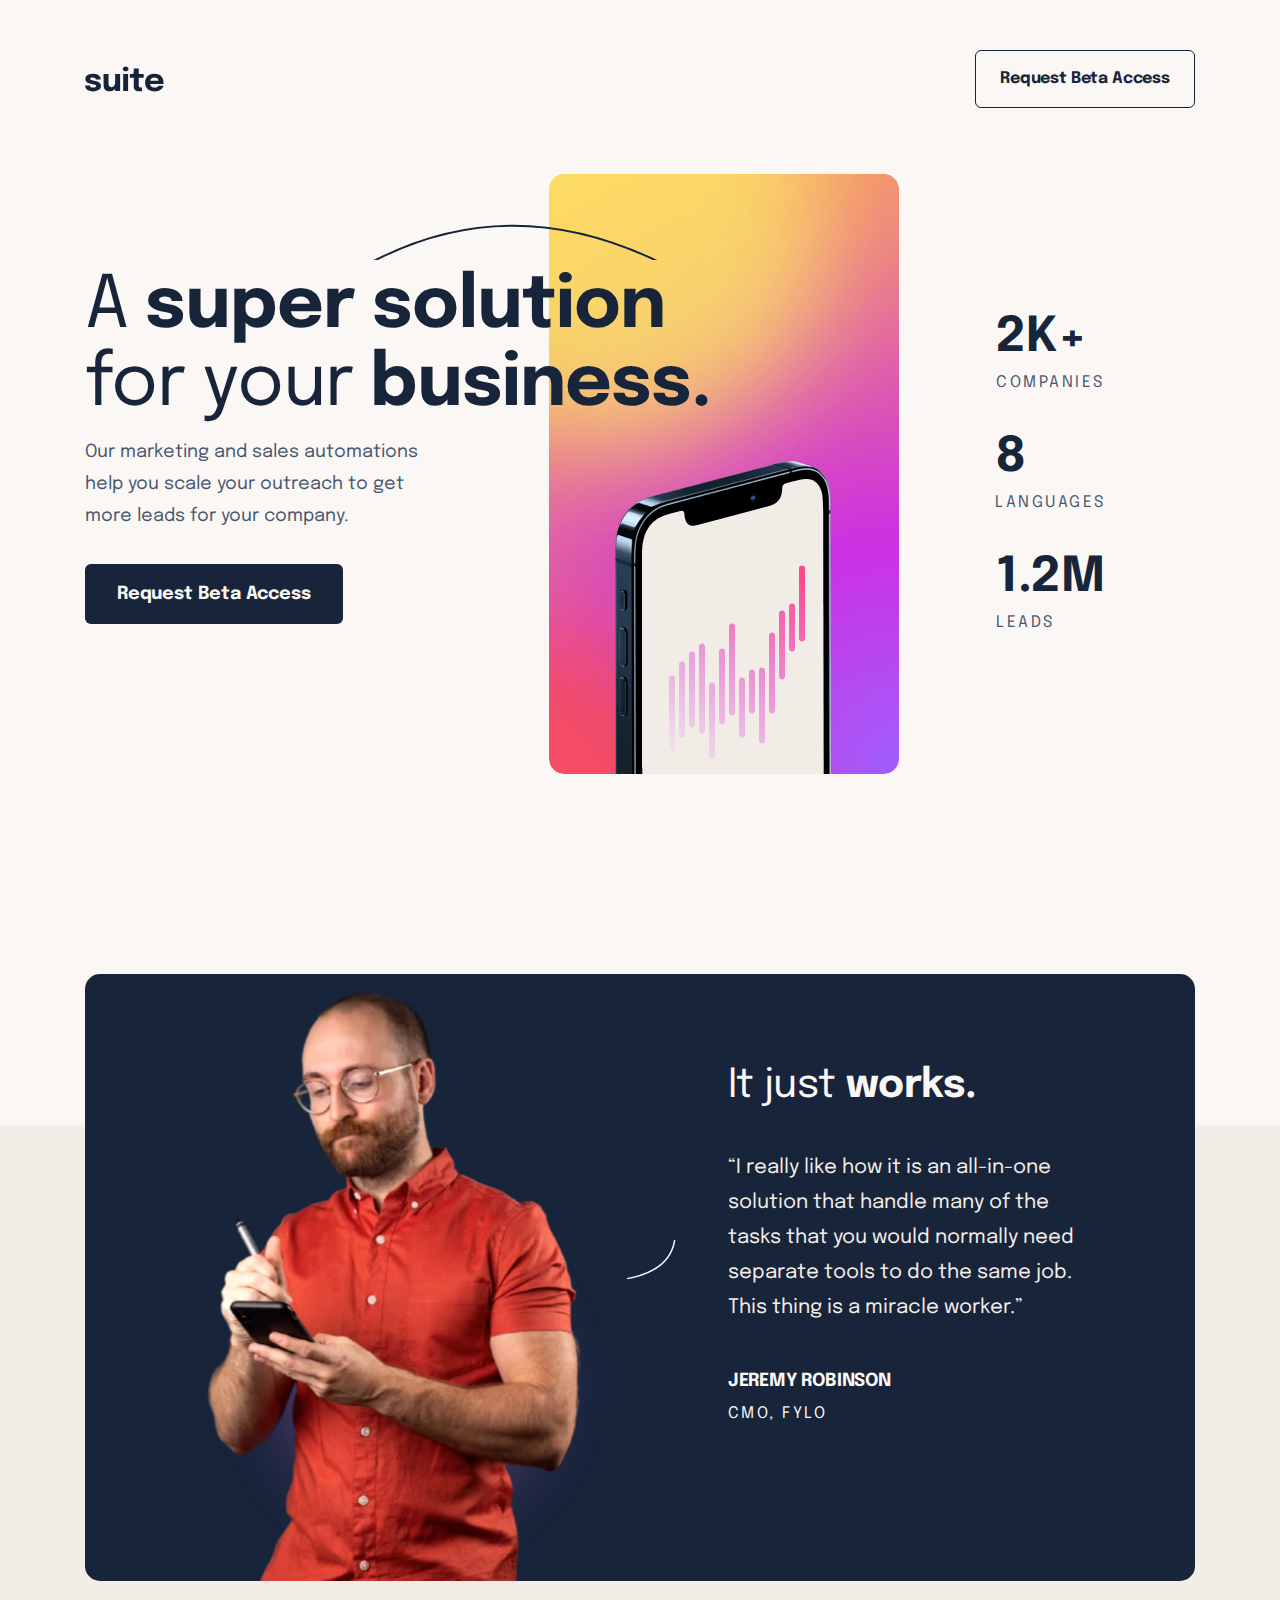
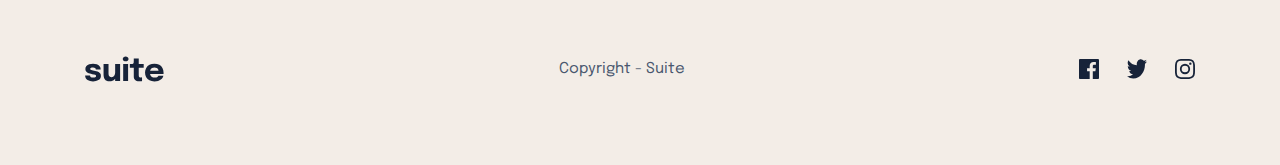
<file: docs/index.html>
<!DOCTYPE html>
<html lang="en">
<head>
  <meta charset="UTF-8">
  <meta name="viewport" content="width=device-width, initial-scale=1.0">

  <link rel="preconnect" href="https://fonts.googleapis.com">
  <link rel="preconnect" href="https://fonts.gstatic.com" crossorigin>
  <link href="https://fonts.googleapis.com/css2?family=Epilogue:wght@400;700&display=swap" rel="stylesheet">

  <link rel="stylesheet" href="index.css">

  <link rel="icon" type="image/png" sizes="32x32" href="./assets/favicon-32x32.png">
  
  <title>Frontend Mentor | Suite landing page</title>
</head>
<body>
  <header class="header">
    <img src="assets/logo.svg" alt="Suite logo">
    <button class="header__cta">
      Request Beta Access
    </button>
  </header>
  <main>
    <div class="main-content">
      <!-- .intro-and-image allows bringing onto same line in tablet -->
      <div class="intro-and-image">
        <!-- .intro__wrapper allows centering in mobile -->
        <div class="intro__wrapper">
          <section class="intro">
            <div class="intro__header-wrapper">
              <h1 class="intro__header h-xl">
                A <span class="--bold">super 
                  <!-- Allows positioning curve above word -->
                  <span class="super-solution">
                    solution
                  </span>
                </span>
                <br/>
                for your <span class="--bold">business.</span>
              </h1>
            </div>
            <p class="intro__text">
              Our marketing and sales automations help you scale your outreach to 
              get more leads for your company. 
            </p>
            <button class="intro__cta">
              Request Beta Access
            </button>
          </section>
        </div>
        <div role="img" class="main-content__image" aria-label="decorative image of phone">
  
        </div>
      </div>
      <section class="stats">
        <h2 class="hidden">Stats</h2>
        <p class="stat">
          <span class="stat__value h-l">
            2K+
          </span>
          <br/>
          <span class="stat__name h-s">
            Companies
          </span>
        </p>
      
        <p class="stat">
          <span class="stat__value h-l">
            8
          </span>
          <br/>
          <span class="stat__name h-s">
            Languages
          </span>
        </p>
      
        <p class="stat">
          <span class="stat__value h-l">
            1.2M
          </span>
          <br/>
          <span class="stat__name h-s">
            Leads
          </span>
        </p>
      </section>
    </div>
    <section class="testimonial">
      <h2 class="hidden">Testimonial</h2>
      <div class="testimonial__img-wrapper">
        <div role="img" class="testimonial__img" title="Picture of Jeremy Robinson">
          
        </div>
        <img class="testimonial__blur" src="assets/pattern-blur.svg" alt="">
      </div>
      <img class="testimonial__curve" src="assets/pattern-curved-line-2.svg" alt="">
      <figure class="testimonial__quote">
        <p class="testimonial__header h-l">
          It just <span class="--bold">works.</span>
        </p>
        <blockquote class="testimonial__text quote">
          “I really like how it is an all-in-one solution that handle many of 
          the tasks that you would normally need separate tools to do the same 
          job. This thing is a miracle worker.”
        </blockquote>
        <figcaption class="testimonial__attribution">
          <cite class="testimonial__cite h-m">
            Jeremy Robinson
          </cite>
          <br/>
          <span class="h-s">
            CMO, Fylo
          </span>
        </figcaption>
      </figure>
    </section>
  </main>
  <div class="footer-bg">

  </div>
  <footer class="footer">
    <img src="assets/logo.svg" alt="Suite logo">
    <p>
      Copyright - Suite
    </p>
    <div class="footer__socials">
      <img src="assets/icon-facebook.svg" alt="Facebook">
      <img src="assets/icon-twitter.svg" alt="Twitter">
      <img src="assets/icon-instagram.svg" alt="Instagram">
    </div>
  </footer>
</body>
</html>
</file>
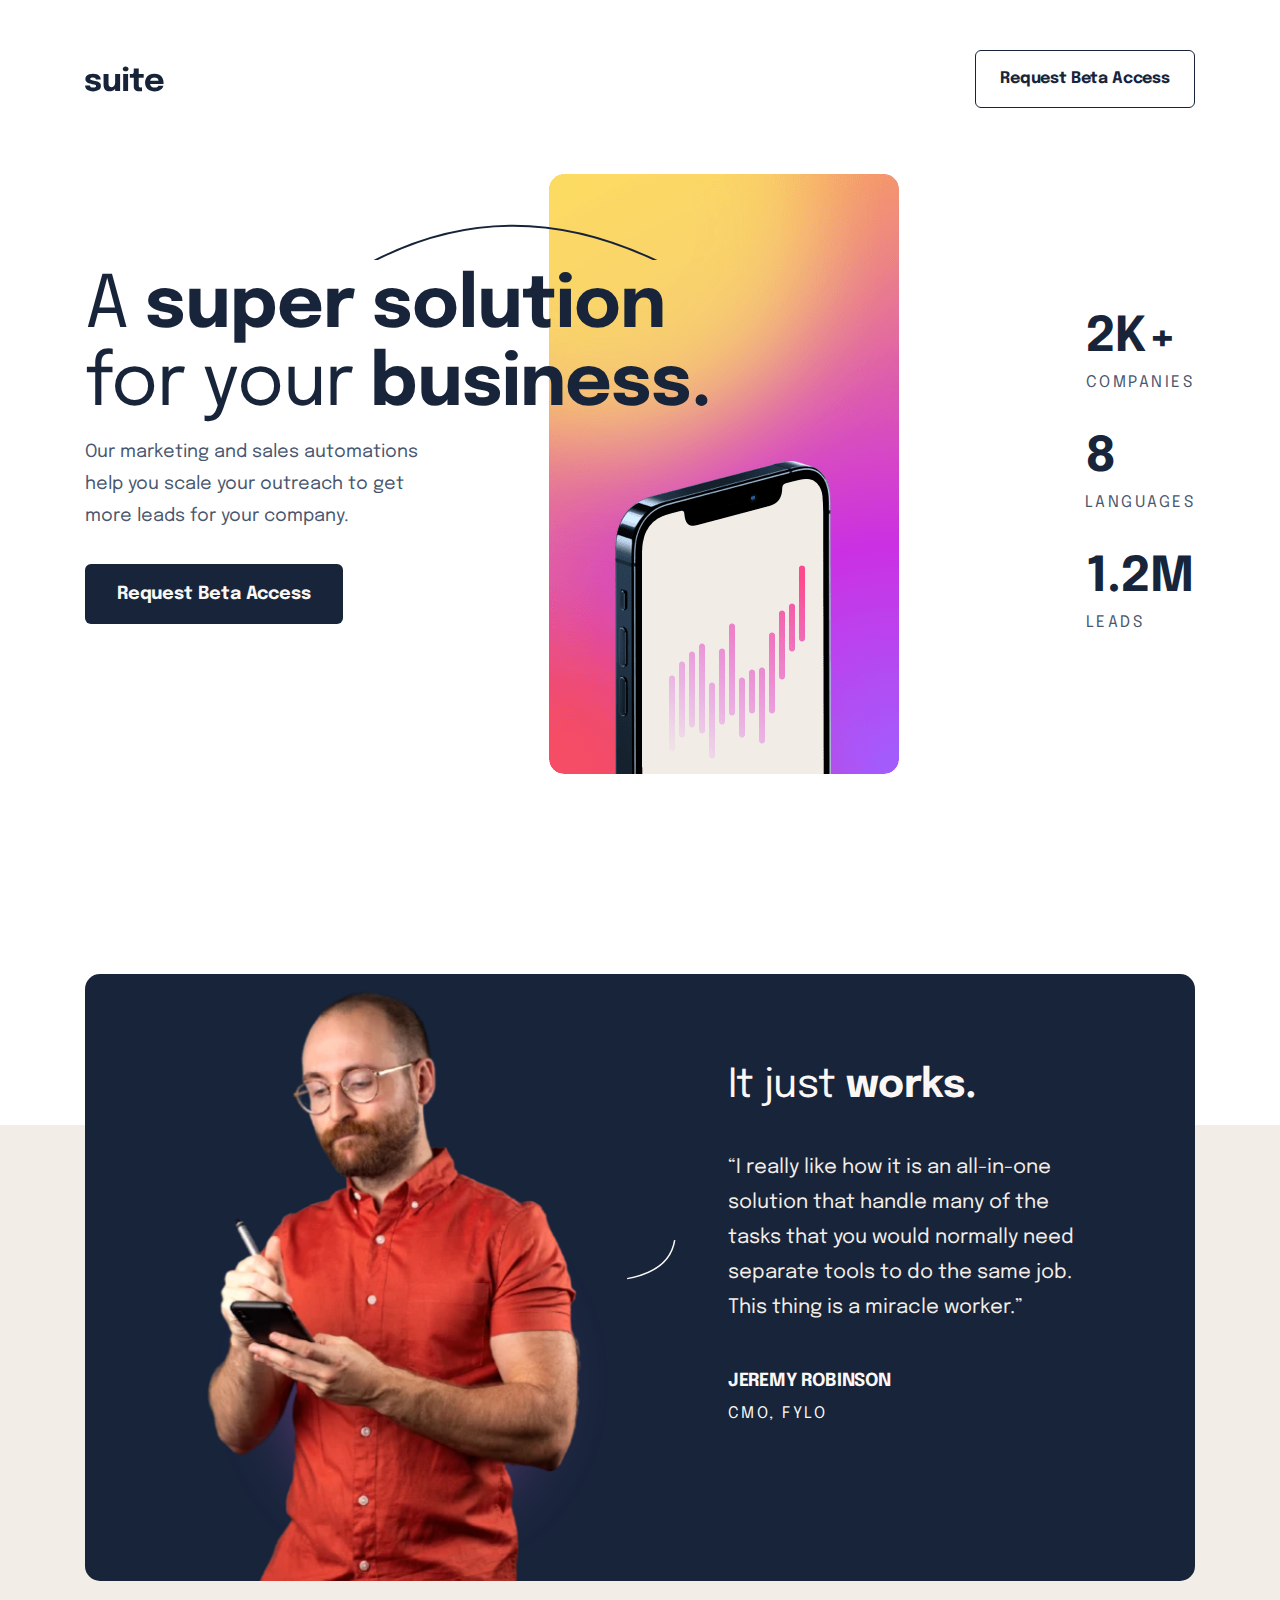
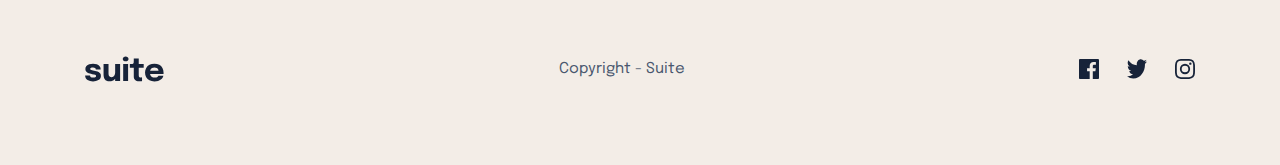
<file: starter-code/index.html>
<!DOCTYPE html>
<html lang="en">
<head>
  <meta charset="UTF-8">
  <meta name="viewport" content="width=device-width, initial-scale=1.0">

  <link rel="preconnect" href="https://fonts.googleapis.com">
  <link rel="preconnect" href="https://fonts.gstatic.com" crossorigin>
  <link href="https://fonts.googleapis.com/css2?family=Epilogue:wght@400;700&display=swap" rel="stylesheet">

  <link rel="stylesheet" href="index.css">

  <link rel="icon" type="image/png" sizes="32x32" href="./assets/favicon-32x32.png">
  
  <title>Frontend Mentor | Suite landing page</title>
</head>
<body>
  <header class="header">
    <img src="assets/logo.svg" alt="Suite logo">
    <button class="header__cta">
      Request Beta Access
    </button>
  </header>
  <main>
    <div class="main-content">
      <!-- .intro-and-image allows bringing onto same line in tablet -->
      <div class="intro-and-image">
        <!-- .intro__wrapper allows centering in mobile -->
        <div class="intro__wrapper">
          <section class="intro">
            <div class="intro__header-wrapper">
              <h1 class="intro__header h-xl">
                A <span class="--bold">super 
                  <!-- Allows positioning curve above word -->
                  <span class="super-solution">
                    solution
                  </span>
                </span>
                <br/>
                for your <span class="--bold">business.</span>
              </h1>
            </div>
            <p class="intro__text">
              Our marketing and sales automations help you scale your outreach to 
              get more leads for your company. 
            </p>
            <button class="intro__cta">
              Request Beta Access
            </button>
          </section>
        </div>
        <div role="img" class="main-content__image">
  
        </div>
      </div>
      <section class="stats">
        <h2 class="hidden">Stats</h2>
        <p class="stat">
          <span class="stat__value h-l">
            2K+
          </span>
          <br/>
          <span class="stat__name h-s">
            Companies
          </span>
        </p>
      
        <p class="stat">
          <span class="stat__value h-l">
            8
          </span>
          <br/>
          <span class="stat__name h-s">
            Languages
          </span>
        </p>
      
        <p class="stat">
          <span class="stat__value h-l">
            1.2M
          </span>
          <br/>
          <span class="stat__name h-s">
            Leads
          </span>
        </p>
      </section>
    </div>
    <section class="testimonial">
      <h2 class="hidden">Testimonial</h2>
      <div class="testimonial__img-wrapper">
        <div role="img" class="testimonial__img">
          
        </div>
        <img class="testimonial__blur" src="assets/pattern-blur.svg" alt="">
      </div>
      <img class="testimonial__curve" src="assets/pattern-curved-line-2.svg" alt="">
      <figure class="testimonial__quote">
        <p class="testimonial__header h-l">
          It just <span class="--bold">works.</span>
        </p>
        <blockquote class="testimonial__text quote">
          “I really like how it is an all-in-one solution that handle many of 
          the tasks that you would normally need separate tools to do the same 
          job. This thing is a miracle worker.”
        </blockquote>
        <figcaption class="testimonial__attribution">
          <cite class="testimonial__cite h-m">
            Jeremy Robinson
          </cite>
          <br/>
          <span class="h-s">
            CMO, Fylo
          </span>
        </figcaption>
      </figure>
    </section>
  </main>
  <div class="footer-bg">

  </div>
  <footer class="footer">
    <img src="assets/logo.svg" alt="Suite logo">
    <p>
      Copyright - Suite
    </p>
    <div class="footer__socials">
      <img src="assets/icon-facebook.svg" alt="Facebook">
      <img src="assets/icon-twitter.svg" alt="Twitter">
      <img src="assets/icon-instagram.svg" alt="Instagram">
    </div>
  </footer>
</body>
</html>
</file>
<file: docs/index.css>
/* Custom properties and resets */
/* #region */

:root {
  --blue-800: hsl(219, 43%, 16%);
  --gray-500: hsl(218, 20%, 36%);
  --cream: hsl(30, 33%, 93%);
  --white: hsl(30, 29%, 97%);

  --accent-lavender: hsl(264, 100%, 69%);
  --accent-magenta: hsl(292, 76%, 54%);
  --accent-orange: hsl(31, 100%, 65%);
  --accent-gradient: linear-gradient(to left top, var(--accent-orange), var(--accent-magenta), var(--accent-lavender)); 
}

/* Remove default margins and padding */
* {
  margin: 0;
  padding: 0;
}
*,
*::before,
*::after {
  box-sizing: border-box;
}

/* Remove default cite styling */
cite {
  font-style: unset;
}

/* Remove default button styling */
button {
  all: unset;
  cursor: pointer;
}

img {
  display: block;
}

/* For accessibility labels */
.hidden {
  position: absolute;
  left: -9999px;
  top: -9999px;
  font-size: 1px;
}

/* #endregion */


/* Typography */
/* #region */

body {
  color: var(--gray-500);
  font-family: 'Epilogue', sans-serif;
  font-size: 16px;
  line-height: 28px;
  font-weight: 400;
}

.h-xl {
  font-size: 38px;
  line-height: 44px;
  letter-spacing: -0.53px;

  font-weight: 400;
}
.h-xl > .--bold {
  font-weight: 700;
}

.h-l {
  font-size: 48px;
  line-height: 56px;
  letter-spacing: -0.5px;

  font-weight: 400;
}
.h-l > .--bold {
  font-weight: 700;
}

.h-m {
  font-size: 18px;
  line-height: 32px;
  letter-spacing: -0.2px;
  text-transform: uppercase;
  font-weight: 700;
}

.h-s {
  font-size: 16px;
  line-height: 26px;
  letter-spacing: 2.5px;
  text-transform: uppercase;
  font-weight: 400;
}

.quote {
  font-size: 20px;
  line-height: 35px;
}

.footer {
  font-size: 15px;
  line-height: 32px;
}

/* #endregion */


/* General styling */
/* #region */

body {
  /* For decorative bottom element */
  overflow-x: hidden;
  background-color: var(--white);
}

/* Header */
.header {
  display: flex;
  justify-content: space-between;
  align-items: center;
}
.header__cta {
  border-radius: 6px;
  border: 1px solid var(--blue-800);

  color: var(--blue-800);
  font-weight: 700;
}
.header__cta:hover,
.header__cta:focus {
  background-color: var(--blue-800);

  color: var(--white);
}


/* Intro */
.intro__header {
  position: relative;

  color: var(--blue-800);
}
.super-solution {
  position: relative;

  display: inline-block;
}
.super-solution::before {
  content: '';

  position: absolute;

  background-image: url('assets/pattern-curved-line-1.svg');
  background-size: cover;
  background-repeat: no-repeat;
}
.intro__cta {
  background-color: var(--blue-800);
  border-radius: 6px;

  color: var(--white);
  font-weight: 700;
}
.intro__cta:hover,
.intro__cta:focus {
  background: var(--accent-gradient);

  color: var(--white);
}

/* Main image */
.main-content__image {
  border-radius: 15px;
}


/* Stats */
.stats {
  display: flex;
  justify-content: space-between;
  align-items: center;
}
.stat__value {
  color: var(--blue-800);
  font-weight: 700;
}


/* Testimonial */
.testimonial {
  position: relative;

  display: flex;
  align-items: center;

  color: var(--white);
}
/* Actual colored background for testimonial */
.testimonial::before {
  content: '';

  position: absolute;
  top: 0;
  z-index: -1;

  height: 100%;

  background-color: var(--blue-800);
  border-radius: 15px;
}
.testimonial__img-wrapper {
  position: relative;
  
  display: flex;
  justify-content: center;
}
.testimonial__img {
  position: absolute;
}
.testimonial__blur {
  align-self: center;
}
.testimonial__text {
  color: var(--cream);
}


/* Footer */
.footer-bg {
  bottom: 0;

  position: absolute;
  width: 100vw;
  z-index: -2;

  background-color: var(--cream);
}
.footer {
  display: flex;
  justify-content: space-between;
  align-items: center;
}
.footer__socials {
  display: flex;
  justify-content: space-between;
  gap: 28px;
}
.footer__socials > img:hover,
.footer__socials > img:focus {
  cursor: pointer;
  opacity: 0.5;
}

/* #endregion */


/* Mobile styling */
/* #region */

body {
  margin-top: 24px;
  margin-inline: 16px; 

  position: relative;
}

/* Header */
.header {
  margin-bottom: 56px;
}
.header__cta {
  padding-inline: 16px;
  padding-block: 12px;

  font-size: 14px;
  line-height: 24px;
  letter-spacing: -0.14px;
}


/* Intro */
.intro__wrapper {
  display: flex;
  justify-content: center;  
}
.intro {
  margin-bottom: 56px;

  position: relative;
}
.super-solution::before {
  width: 151.47px;
  height: 16.89px;

  bottom: calc(100% + 8px);
}
.intro__header {
  margin-bottom: 32px;
}
.intro__text {
  margin-bottom: 32px;
  max-width: 38ch;
}
.intro__cta {
  padding-inline: 32px;
  padding-block: 14px;

  font-size: 18px;
  line-height: 32px;
  letter-spacing: -0.18px;
}


/* Image */
.main-content__image {
  margin-bottom: 56px;

  width: 343px;
  height: 240px;

  background-image: url('assets/image-hero-landscape.webp');
  background-size: cover;
  background-repeat: no-repeat;
}
/* Center image until tablet width is reached and it's brought onto the same line as intro */
@media only screen and (max-width: 768px) {
  .main-content__image {
    left: 0;
    right: 0;
    margin-inline: auto;
  }
}


/* Stats */
.stats {
  left: -16px;
  margin-bottom: 236px;
  
  flex-direction: column;
  gap: 32px;

  text-align: center;
}


/* Testimonial */
.testimonial {
  margin-bottom: 56px;

  flex-direction: column;
  align-items: center;

  text-align: center;

  padding-inline: 16px;
}
/* Background takes up whole page width */
.testimonial::before {
  width: calc(100% + 32px);
}
/* Testimonial images */
.testimonial__img-wrapper {
  margin-bottom: 40px;

  width: 100%;

  height: 220px;
}
.testimonial__img {
  top: -180px;
  left: 0;
  right: 0;
  margin-inline: auto;
   
  width: 252px;
  height: 402px;

  display: block;
  
  background-image: url('assets/image-jeremy-small.webp');
  background-size: cover;
  background-repeat: no-repeat;
}
.testimonial__blur {
  width: 197px;
  height: 197px;
}
/* Testimonial text */
.testimonial__curve {
  margin-bottom: 36px;

  width: 49.27px;
  height: 40px;
}
.testimonial__header {
  margin-bottom: 40px;

  font-size: 40px;
  line-height: 48px;
  letter-spacing: -0.42px;
}
.testimonial__text {
  margin-bottom: 40px;
}
.testimonial__attribution {
  margin-bottom: 64px;
}


/* Footer */
.footer-bg {
  left: -16px;
  bottom: -80px;

  height: 420px;
}
.footer {
  margin-bottom: 80px;

  flex-direction: column;
  gap: 32px;
}

/* #endregion */


/* Tablet styling */
/* #region */

@media only screen and (min-width: 760px) {
  body {
    margin-top: 40px;
    margin-inline: 40px;
  }


  /* Header */
  .header {
    margin-bottom: 80px;
  }
  .header__cta {
    padding-inline: 24px;
    padding-block: 12px;

    font-size: 16px;
    line-height: 32px;
    letter-spacing: -0.16px;
  }


  /* Main and image */
  .intro-and-image {
    margin-bottom: 88px;

    position: relative;

    display: flex;
    align-items: center;
    gap: 56px;
  }
  .intro__header-wrapper {
    margin-bottom: 40px;

    height: 128px;

    position: relative;
  }
  .intro__header {
    margin-bottom: unset;
    width: 573px;
    top: 0;
    left: 0;

    position: absolute;
    
    font-size: 56px;
    line-height: 64px;
    letter-spacing: -0.78px;
  }
  .super-solution::before {
    width: 231.19px;
    height: 29px;
  }
  .main-content__image {
    margin-bottom: unset;

    width: 281px;
    height: 482px;

    background-image: url('assets/image-hero-portrait.png');
  }


  /* Stats */
  .stats {
    /* Keeps balance with image as intro is being pulled away when screen enlarges */
    margin-left: auto;
    right: 0;

    margin-bottom: 272px;

    /* So stats don't spread too far out */
    max-width: 720px;

    flex-direction: row;
    justify-content: space-between;
    gap: 10px;
  }

  .testimonial {
    margin-bottom: 72px;

    padding-inline: 58px;
  }
  .testimonial::before {
    width: 100%;
  }

  /* Footer */
  .footer-bg {
    left: calc((100% - 100vw) / 2);
    position: absolute;
  
    height: 640px;
  }
  .footer {
    margin-bottom: 72px;
  
    flex-direction: row;
    gap: unset;
  }
}

/* #endregion */


/* Desktop styling */
/* #region */

@media only screen and (min-width: 1170px) {
  body {
    /* Margin now automatic */
    margin-inline: auto;
    margin-top: 50px;

    max-width: 1110px;

    font-size: 18px;
    line-height: 32px;
  }


  /* Header */
  .header {
    margin-bottom: 66px;
  }


  /* Main content */
  .main-content {
    margin-bottom: 200px;

    display: flex;
    align-items: center;
    gap: 96px;
  }
  /* Intro and image */
  .intro-and-image {
    margin-bottom: unset;

    gap: 124px;
  }
  /* Intro */
  .intro__header {
    width: 640px;

    font-size: 72px;
    line-height: 78px;
    letter-spacing: -1px;
  }
  .super-solution::before {
    width: 287px;
    height: 36px;
  }
  .intro__text {
    max-width: 34ch;
  }
  /* Image */
  .main-content__image {
    width: 350px;
    height: 600px;
  }
  /* Stats */
  .stats {
    margin-left: unset;
    right: unset;
    margin-bottom: unset;

    flex-direction: column;
    justify-content: center;
    align-items: center;
    gap: 32px;
  }
  .stat {
    text-align: start;
  }


  /* Testimonial */
  .testimonial {
    padding-inline: 112px;
    padding-block: 88px;

    position: relative;

    flex-direction: row;

    text-align: left;
  }
  .testimonial::before {
    left: 0;
  }
  .testimonial__img-wrapper {
    position: unset;
    width: unset;
    height: 100%;
  }
  .testimonial__img {
    margin-inline: unset;
    top: unset;

    position: absolute;

    bottom: 0;
    left: 121.5px;;

    width: 375px;
    height: 590px;

    display: block;
    
    background-image: url('assets/image-jeremy-large.webp');
    background-size: cover;
    background-repeat: no-repeat;
  }
  .testimonial__blur {
    margin-bottom: -250px;
    width: 430px;
    height: 430px;
  }
  .testimonial__curve {
    margin-right: 52px;
  }
}

/* #endregion */
</file>
<file: starter-code/index.css>
/* Custom properties and resets */
/* #region */

:root {
  --blue-800: hsl(219, 43%, 16%);
  --gray-500: hsl(218, 20%, 36%);
  --cream: hsl(30, 33%, 93%);
  --white: hsl(30, 29%, 97%);

  --accent-lavender: hsl(264, 100%, 69%);
  --accent-magenta: hsl(292, 76%, 54%);
  --accent-orange: hsl(31, 100%, 65%);
  --accent-gradient: linear-gradient(to left top, var(--accent-orange), var(--accent-magenta), var(--accent-lavender)); 
}

/* Remove default margins and padding */
* {
  margin: 0;
  padding: 0;
}
*,
*::before,
*::after {
  box-sizing: border-box;
}

/* Remove default cite styling */
cite {
  font-style: unset;
}

/* Remove default button styling */
button {
  all: unset;
  cursor: pointer;
}

img {
  display: block;
}

/* For accessibility labels */
.hidden {
  position: absolute;
  left: -9999px;
  top: -9999px;
  font-size: 1px;
}

/* #endregion */


/* Typography */
/* #region */

body {
  color: var(--gray-500);
  font-family: 'Epilogue', sans-serif;
  font-size: 16px;
  line-height: 28px;
  font-weight: 400;
}

.h-xl {
  font-size: 38px;
  line-height: 44px;
  letter-spacing: -0.53px;

  font-weight: 400;
}
.h-xl > .--bold {
  font-weight: 700;
}

.h-l {
  font-size: 48px;
  line-height: 56px;
  letter-spacing: -0.5px;

  font-weight: 400;
}
.h-l > .--bold {
  font-weight: 700;
}

.h-m {
  font-size: 18px;
  line-height: 32px;
  letter-spacing: -0.2px;
  text-transform: uppercase;
  font-weight: 700;
}

.h-s {
  font-size: 16px;
  line-height: 26px;
  letter-spacing: 2.5px;
  text-transform: uppercase;
  font-weight: 400;
}

.quote {
  font-size: 20px;
  line-height: 35px;
}

.footer {
  font-size: 15px;
  line-height: 32px;
}

/* #endregion */


/* General styling */
/* #region */

/* Header */
.header {
  display: flex;
  justify-content: space-between;
  align-items: center;
}
.header__cta {
  border-radius: 6px;
  border: 1px solid var(--blue-800);

  color: var(--blue-800);
  font-weight: 700;
}
.header__cta:hover,
.header__cta:focus {
  background-color: var(--blue-800);

  color: var(--white);
}


/* Intro */
.intro__header {
  position: relative;

  color: var(--blue-800);
}
.super-solution {
  position: relative;

  display: inline-block;
}
.super-solution::before {
  content: '';

  position: absolute;

  background-image: url('assets/pattern-curved-line-1.svg');
  background-size: cover;
  background-repeat: no-repeat;
}
.intro__cta {
  background-color: var(--blue-800);
  border-radius: 6px;

  color: var(--white);
  font-weight: 700;
}
.intro__cta:hover,
.intro__cta:focus {
  background: var(--accent-gradient);

  color: var(--white);
}

/* Main image */
.main-content__image {
  border-radius: 15px;
}


/* Stats */
.stats {
  display: flex;
  justify-content: space-between;
  align-items: center;
}
.stat__value {
  color: var(--blue-800);
  font-weight: 700;
}


/* Testimonial */
.testimonial {
  position: relative;

  display: flex;
  align-items: center;

  color: var(--white);
}
/* Actual colored background for testimonial */
.testimonial::before {
  content: '';

  position: absolute;
  top: 0;
  z-index: -1;

  height: 100%;

  background-color: var(--blue-800);
  border-radius: 15px;
}
.testimonial__img-wrapper {
  position: relative;
  
  display: flex;
  justify-content: center;
}
.testimonial__img {
  position: absolute;
}
.testimonial__blur {
  align-self: center;
}
.testimonial__text {
  color: var(--cream);
}


/* Footer */
.footer-bg {
  bottom: 0;

  position: absolute;
  width: 100vw;
  z-index: -2;

  background-color: var(--cream);
}
.footer {
  display: flex;
  justify-content: space-between;
  align-items: center;
}
.footer__socials {
  display: flex;
  justify-content: space-between;
  gap: 28px;
}
.footer__socials > img:hover,
.footer__socials > img:focus {
  cursor: pointer;
  opacity: 0.5;
}

/* #endregion */


/* Mobile styling */
/* #region */

body {
  margin-top: 24px;
  margin-inline: 16px; 

  position: relative;
}

/* Header */
.header {
  margin-bottom: 56px;
}
.header__cta {
  padding-inline: 16px;
  padding-block: 12px;

  font-size: 14px;
  line-height: 24px;
  letter-spacing: -0.14px;
}


/* Intro */
.intro__wrapper {
  display: flex;
  justify-content: center;  
}
.intro {
  margin-bottom: 56px;

  position: relative;
}
.super-solution::before {
  width: 151.47px;
  height: 16.89px;

  bottom: calc(100% + 8px);
}
.intro__header {
  margin-bottom: 32px;
}
.intro__text {
  margin-bottom: 32px;
  max-width: 38ch;
}
.intro__cta {
  padding-inline: 32px;
  padding-block: 14px;

  font-size: 18px;
  line-height: 32px;
  letter-spacing: -0.18px;
}


/* Image */
.main-content__image {
  margin-bottom: 56px;

  width: 343px;
  height: 240px;

  background-image: url('assets/image-hero-landscape.webp');
  background-size: cover;
  background-repeat: no-repeat;
}
/* Center image until tablet width is reached and it's brought onto the same line as intro */
@media only screen and (max-width: 768px) {
  .main-content__image {
    left: 0;
    right: 0;
    margin-inline: auto;
  }
}


/* Stats */
.stats {
  left: -16px;
  margin-bottom: 236px;
  
  flex-direction: column;
  gap: 32px;

  text-align: center;
}


/* Testimonial */
.testimonial {
  margin-bottom: 56px;

  flex-direction: column;
  align-items: center;

  text-align: center;

  padding-inline: 16px;
}
/* Background takes up whole page width */
.testimonial::before {
  width: calc(100% + 32px);
}
/* Testimonial images */
.testimonial__img-wrapper {
  margin-bottom: 40px;

  width: 100%;

  height: 220px;
}
.testimonial__img {
  top: -180px;
  left: 0;
  right: 0;
  margin-inline: auto;
   
  width: 252px;
  height: 402px;

  display: block;
  
  background-image: url('assets/image-jeremy-small.webp');
  background-size: cover;
  background-repeat: no-repeat;
}
.testimonial__blur {
  width: 197px;
  height: 197px;
}
/* Testimonial text */
.testimonial__curve {
  margin-bottom: 36px;

  width: 49.27px;
  height: 40px;
}
.testimonial__header {
  margin-bottom: 40px;

  font-size: 40px;
  line-height: 48px;
  letter-spacing: -0.42px;
}
.testimonial__text {
  margin-bottom: 40px;
}
.testimonial__attribution {
  margin-bottom: 64px;
}


/* Footer */
.footer-bg {
  left: -16px;
  bottom: -80px;

  height: 420px;
}
.footer {
  margin-bottom: 80px;

  flex-direction: column;
  gap: 32px;
}

/* #endregion */


/* Tablet styling */
/* #region */

@media only screen and (min-width: 760px) {
  body {
    margin-top: 40px;
    margin-inline: 40px;
  }


  /* Header */
  .header {
    margin-bottom: 80px;
  }
  .header__cta {
    padding-inline: 24px;
    padding-block: 12px;

    font-size: 16px;
    line-height: 32px;
    letter-spacing: -0.16px;
  }


  /* Main and image */
  .intro-and-image {
    margin-bottom: 88px;

    position: relative;

    display: flex;
    align-items: center;
    gap: 56px;
  }
  .intro__header-wrapper {
    margin-bottom: 40px;

    height: 128px;

    position: relative;
  }
  .intro__header {
    margin-bottom: unset;
    width: 573px;
    top: 0;
    left: 0;

    position: absolute;
    
    font-size: 56px;
    line-height: 64px;
    letter-spacing: -0.78px;
  }
  .super-solution::before {
    width: 231.19px;
    height: 29px;
  }
  .main-content__image {
    margin-bottom: unset;

    width: 281px;
    height: 482px;

    background-image: url('assets/image-hero-portrait.png');
  }


  /* Stats */
  .stats {
    /* Keeps balance with image as intro is being pulled away when screen enlarges */
    margin-left: auto;
    right: 0;

    margin-bottom: 272px;

    /* So stats don't spread too far out */
    max-width: 720px;

    flex-direction: row;
    justify-content: space-between;
    gap: 10px;
  }

  .testimonial {
    margin-bottom: 72px;

    padding-inline: 58px;
  }
  .testimonial::before {
    width: 100%;
  }

  /* Footer */
  .footer-bg {
    left: calc((100% - 100vw) / 2);
    position: absolute;
  
    height: 640px;
  }
  .footer {
    margin-bottom: 72px;
  
    flex-direction: row;
    gap: unset;
  }
}

/* #endregion */


/* Desktop styling */
/* #region */

@media only screen and (min-width: 1170px) {
  body {
    /* Margin now automatic */
    margin-inline: auto;
    margin-top: 50px;

    max-width: 1110px;

    font-size: 18px;
    line-height: 32px;
  }


  /* Header */
  .header {
    margin-bottom: 66px;
  }


  /* Main content */
  .main-content {
    margin-bottom: 200px;

    display: flex;
    justify-content: space-between;
    align-items: center;
    gap: 96px;
  }
  /* Intro and image */
  .intro-and-image {
    margin-bottom: unset;

    gap: 124px;
  }
  /* Intro */
  .intro__header {
    width: 640px;

    font-size: 72px;
    line-height: 78px;
    letter-spacing: -1px;
  }
  .super-solution::before {
    width: 287px;
    height: 36px;
  }
  .intro__text {
    max-width: 34ch;
  }
  /* Image */
  .main-content__image {
    width: 350px;
    height: 600px;
  }
  /* Stats */
  .stats {
    margin-left: unset;
    right: unset;
    margin-bottom: unset;

    flex-direction: column;
    justify-content: center;
    align-items: center;
    gap: 32px;
  }
  .stat {
    text-align: start;
  }


  /* Testimonial */
  .testimonial {
    padding-inline: 112px;
    padding-block: 88px;

    position: relative;

    flex-direction: row;

    text-align: left;
  }
  .testimonial::before {
    left: 0;
  }
  .testimonial__img-wrapper {
    position: unset;
    width: unset;
    height: 100%;
  }
  .testimonial__img {
    margin-inline: unset;
    top: unset;

    position: absolute;

    bottom: 0;
    left: 121.5px;;

    width: 375px;
    height: 590px;

    display: block;
    
    background-image: url('assets/image-jeremy-large.webp');
    background-size: cover;
    background-repeat: no-repeat;
  }
  .testimonial__blur {
    margin-bottom: -250px;
    width: 430px;
    height: 430px;
  }
  .testimonial__curve {
    margin-right: 52px;
  }
}

/* #endregion */
</file>
